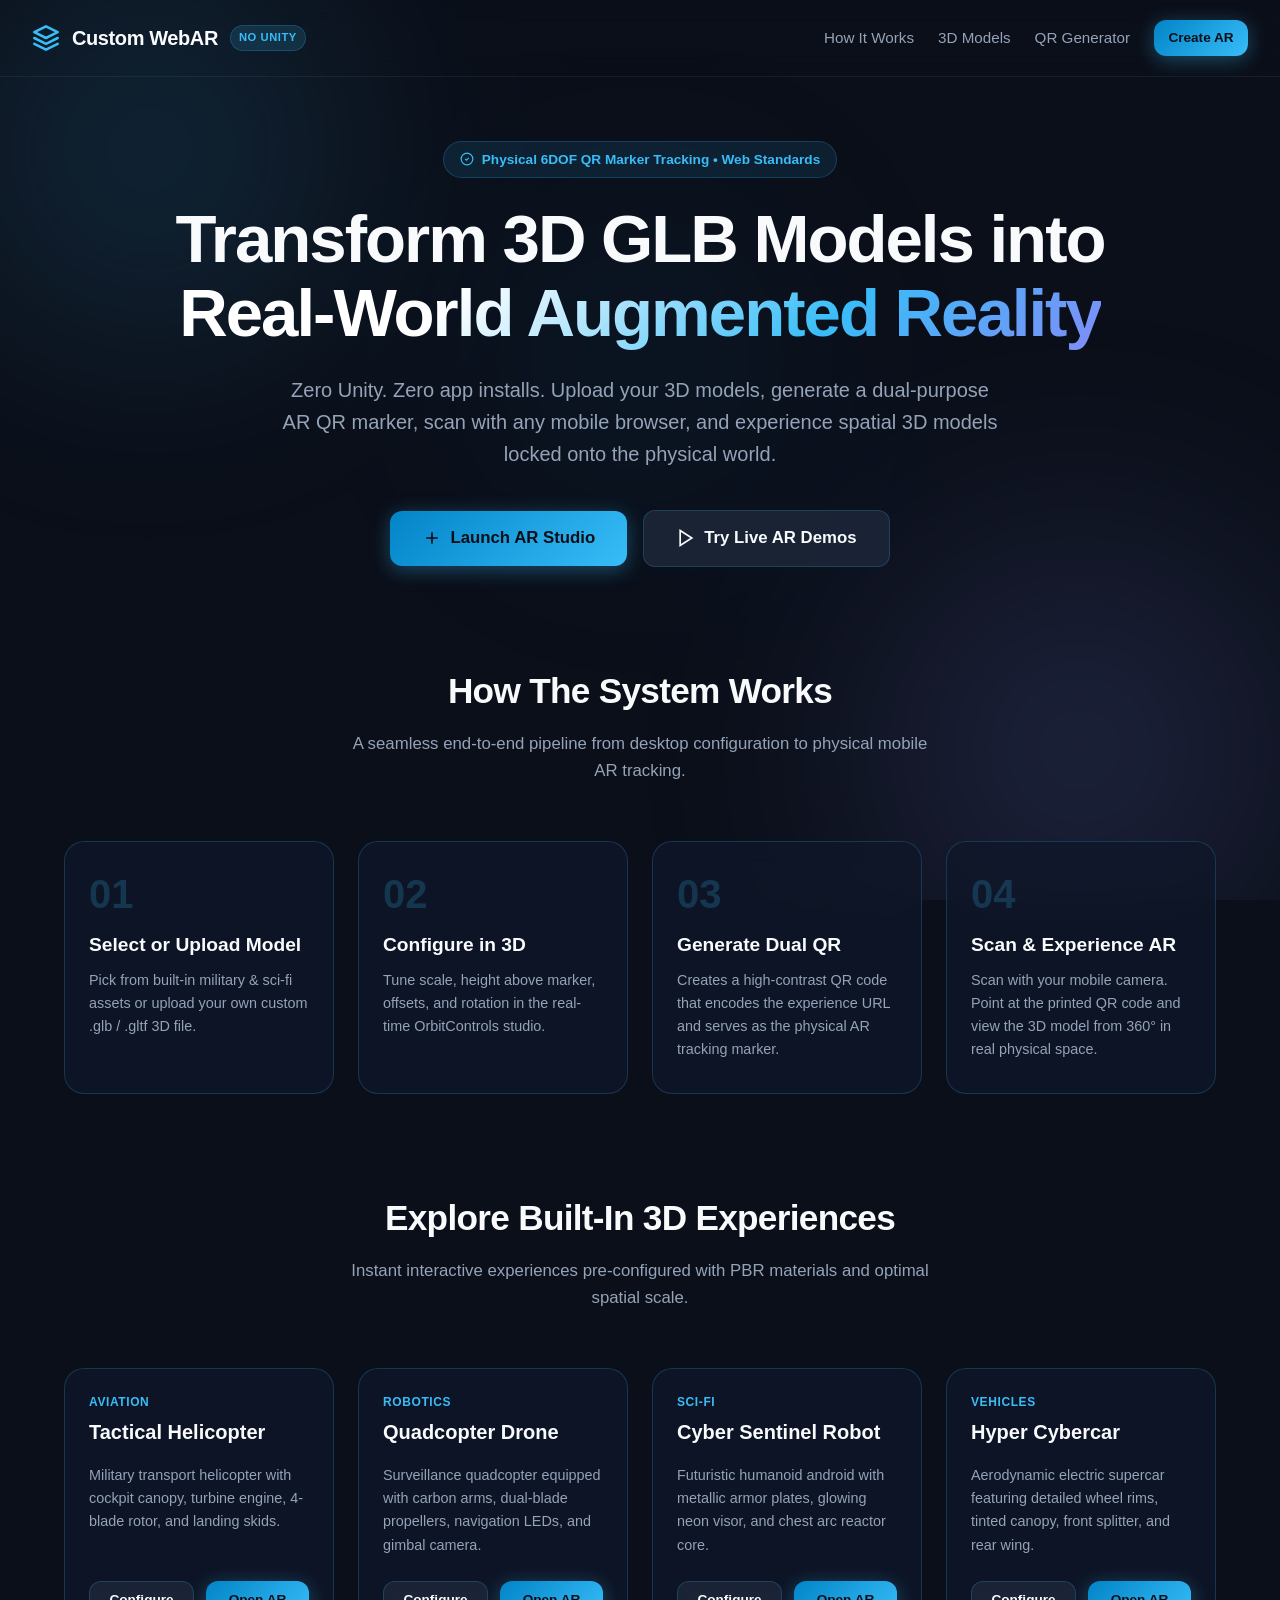
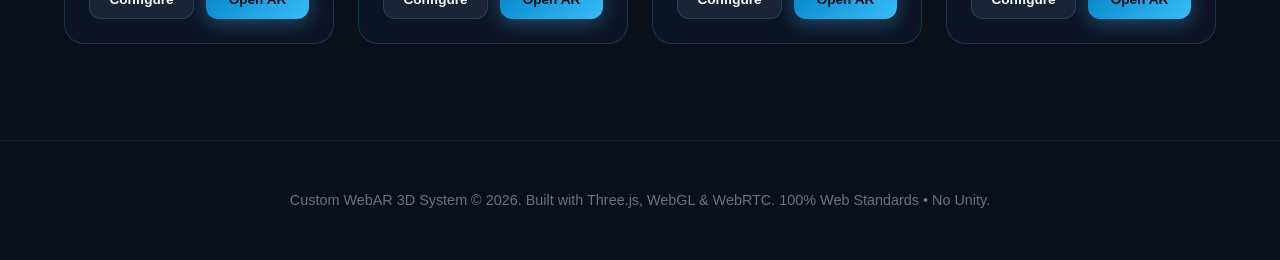
<file: index.html>
<!DOCTYPE html>
<html lang="en">
<head>
  <meta charset="UTF-8">
  <meta name="viewport" content="width=device-width, initial-scale=1.0">
  <title>Custom WebAR — 3D QR Augmented Reality (No Unity)</title>
  <meta name="description" content="Production-grade browser-based WebAR system. Spatial 3D GLB models anchored directly above physical QR code markers in real-time 6DOF.">
  <link rel="stylesheet" href="css/style.css">
  
  <script type="importmap">
  {
    "imports": {
      "three": "https://unpkg.com/three@0.160.0/build/three.module.js",
      "three/examples/jsm/": "https://unpkg.com/three@0.160.0/examples/jsm/"
    }
  }
  </script>
</head>
<body>
  <div class="ambient-bg">
    <div class="ambient-blob blob-1"></div>
    <div class="ambient-blob blob-2"></div>
    <div class="ambient-blob blob-3"></div>
  </div>

  <!-- Top Navigation -->
  <nav class="navbar">
    <a href="index.html" class="nav-brand">
      <svg width="28" height="28" viewBox="0 0 24 24" fill="none" stroke="#38bdf8" stroke-width="2.2" stroke-linecap="round" stroke-linejoin="round">
        <path d="M12 2L2 7l10 5 10-5-10-5zM2 17l10 5 10-5M2 12l10 5 10-5"></path>
      </svg>
      <span>Custom WebAR</span>
      <span class="brand-badge">No Unity</span>
    </a>
    <div class="nav-links">
      <a href="#how-it-works" class="nav-link">How It Works</a>
      <a href="#models" class="nav-link">3D Models</a>
      <a href="generator.html" class="nav-link">QR Generator</a>
      <a href="generator.html" class="btn btn-primary btn-sm">Create AR</a>
    </div>
  </nav>

  <!-- Hero Section -->
  <header class="hero">
    <div class="hero-tag">
      <svg width="14" height="14" viewBox="0 0 24 24" fill="none" stroke="currentColor" stroke-width="2"><circle cx="12" cy="12" r="10"></circle><path d="m9 12 2 2 4-4"></path></svg>
      Physical 6DOF QR Marker Tracking • Web Standards
    </div>
    <h1 class="hero-title">
      Transform 3D GLB Models into<br>
      <span class="text-gradient">Real-World Augmented Reality</span>
    </h1>
    <p class="hero-subtitle">
      Zero Unity. Zero app installs. Upload your 3D models, generate a dual-purpose AR QR marker, scan with any mobile browser, and experience spatial 3D models locked onto the physical world.
    </p>
    <div class="hero-actions">
      <a href="generator.html" class="btn btn-primary btn-lg">
        <svg width="20" height="20" viewBox="0 0 24 24" fill="none" stroke="currentColor" stroke-width="2"><path d="M12 5v14M5 12h14"></path></svg>
        Launch AR Studio
      </a>
      <a href="#models" class="btn btn-secondary btn-lg">
        <svg width="20" height="20" viewBox="0 0 24 24" fill="none" stroke="currentColor" stroke-width="2"><polygon points="5 3 19 12 5 21 5 3"></polygon></svg>
        Try Live AR Demos
      </a>
    </div>
  </header>

  <!-- Workflow Section -->
  <section id="how-it-works" class="section">
    <div class="section-header">
      <h2 class="section-title">How The System Works</h2>
      <p class="section-subtitle">A seamless end-to-end pipeline from desktop configuration to physical mobile AR tracking.</p>
    </div>
    <div class="steps-grid">
      <div class="step-card">
        <div class="step-num">01</div>
        <h3 class="step-title">Select or Upload Model</h3>
        <p class="step-desc">Pick from built-in military & sci-fi assets or upload your own custom .glb / .gltf 3D file.</p>
      </div>
      <div class="step-card">
        <div class="step-num">02</div>
        <h3 class="step-title">Configure in 3D</h3>
        <p class="step-desc">Tune scale, height above marker, offsets, and rotation in the real-time OrbitControls studio.</p>
      </div>
      <div class="step-card">
        <div class="step-num">03</div>
        <h3 class="step-title">Generate Dual QR</h3>
        <p class="step-desc">Creates a high-contrast QR code that encodes the experience URL and serves as the physical AR tracking marker.</p>
      </div>
      <div class="step-card">
        <div class="step-num">04</div>
        <h3 class="step-title">Scan & Experience AR</h3>
        <p class="step-desc">Scan with your mobile camera. Point at the printed QR code and view the 3D model from 360° in real physical space.</p>
      </div>
    </div>
  </section>

  <!-- Built-In Models Showcase -->
  <section id="models" class="section">
    <div class="section-header">
      <h2 class="section-title">Explore Built-In 3D Experiences</h2>
      <p class="section-subtitle">Instant interactive experiences pre-configured with PBR materials and optimal spatial scale.</p>
    </div>
    <div class="models-grid">
      <!-- Helicopter -->
      <div class="model-card">
        <div class="model-card-header">
          <div class="model-category">Aviation</div>
          <h3 class="model-title">Tactical Helicopter</h3>
        </div>
        <p class="model-desc">Military transport helicopter with cockpit canopy, turbine engine, 4-blade rotor, and landing skids.</p>
        <div class="model-card-actions">
          <a href="generator.html?id=helicopter" class="btn btn-secondary btn-sm" style="flex:1;">Configure</a>
          <button class="btn btn-primary btn-sm btn-launch-demo" data-model="helicopter" style="flex:1;">Open AR</button>
        </div>
      </div>

      <!-- Drone -->
      <div class="model-card">
        <div class="model-card-header">
          <div class="model-category">Robotics</div>
          <h3 class="model-title">Quadcopter Drone</h3>
        </div>
        <p class="model-desc">Surveillance quadcopter equipped with carbon arms, dual-blade propellers, navigation LEDs, and gimbal camera.</p>
        <div class="model-card-actions">
          <a href="generator.html?id=drone" class="btn btn-secondary btn-sm" style="flex:1;">Configure</a>
          <button class="btn btn-primary btn-sm btn-launch-demo" data-model="drone" style="flex:1;">Open AR</button>
        </div>
      </div>

      <!-- Robot -->
      <div class="model-card">
        <div class="model-card-header">
          <div class="model-category">Sci-Fi</div>
          <h3 class="model-title">Cyber Sentinel Robot</h3>
        </div>
        <p class="model-desc">Futuristic humanoid android with metallic armor plates, glowing neon visor, and chest arc reactor core.</p>
        <div class="model-card-actions">
          <a href="generator.html?id=robot" class="btn btn-secondary btn-sm" style="flex:1;">Configure</a>
          <button class="btn btn-primary btn-sm btn-launch-demo" data-model="robot" style="flex:1;">Open AR</button>
        </div>
      </div>

      <!-- Cybercar -->
      <div class="model-card">
        <div class="model-card-header">
          <div class="model-category">Vehicles</div>
          <h3 class="model-title">Hyper Cybercar</h3>
        </div>
        <p class="model-desc">Aerodynamic electric supercar featuring detailed wheel rims, tinted canopy, front splitter, and rear wing.</p>
        <div class="model-card-actions">
          <a href="generator.html?id=car" class="btn btn-secondary btn-sm" style="flex:1;">Configure</a>
          <button class="btn btn-primary btn-sm btn-launch-demo" data-model="car" style="flex:1;">Open AR</button>
        </div>
      </div>
    </div>
  </section>

  <!-- Footer -->
  <footer class="footer">
    <p>Custom WebAR 3D System &copy; 2026. Built with Three.js, WebGL &amp; WebRTC. 100% Web Standards • No Unity.</p>
  </footer>

  <script type="module" src="js/main.js"></script>
</body>
</html>
</file>
<file: css/style.css>
/* Global Theme & Reset */
:root {
  --bg-dark: #0b0f19;
  --bg-card: rgba(15, 23, 42, 0.75);
  --bg-card-hover: rgba(30, 41, 59, 0.85);
  --border-glass: rgba(56, 189, 248, 0.2);
  --border-glass-hover: rgba(56, 189, 248, 0.45);
  
  --primary: #38bdf8;
  --primary-glow: rgba(56, 189, 248, 0.35);
  --accent: #818cf8;
  --accent-glow: rgba(129, 140, 248, 0.35);
  
  --success: #34d399;
  --warning: #fbbf24;
  --danger: #f87171;
  
  --text-main: #f8fafc;
  --text-muted: #94a3b8;
  --text-dim: #64748b;
  
  --radius-sm: 8px;
  --radius-md: 12px;
  --radius-lg: 20px;
  --radius-full: 9999px;
  
  --font-sans: -apple-system, BlinkMacSystemFont, "Segoe UI", Roboto, Oxygen, Ubuntu, Cantarell, "Open Sans", "Helvetica Neue", sans-serif;
  --font-mono: ui-monospace, SFMono-Regular, Menlo, Monaco, Consolas, "Liberation Mono", monospace;
}

* {
  box-sizing: border-box;
  margin: 0;
  padding: 0;
}

body {
  font-family: var(--font-sans);
  background-color: var(--bg-dark);
  color: var(--text-main);
  line-height: 1.6;
  min-height: 100vh;
  overflow-x: hidden;
  -webkit-font-smoothing: antialiased;
}

/* Background Glowing Mesh Gradients */
.ambient-bg {
  position: fixed;
  top: 0;
  left: 0;
  width: 100vw;
  height: 100vh;
  z-index: -1;
  overflow: hidden;
  pointer-events: none;
}

.ambient-blob {
  position: absolute;
  border-radius: 50%;
  filter: blur(120px);
  opacity: 0.25;
}

.blob-1 {
  width: 500px;
  height: 500px;
  top: -100px;
  left: -100px;
  background: radial-gradient(circle, var(--primary) 0%, transparent 70%);
}

.blob-2 {
  width: 600px;
  height: 600px;
  bottom: -150px;
  right: -100px;
  background: radial-gradient(circle, var(--accent) 0%, transparent 70%);
}

.blob-3 {
  width: 400px;
  height: 400px;
  top: 40%;
  left: 50%;
  transform: translate(-50%, -50%);
  background: radial-gradient(circle, #0284c7 0%, transparent 70%);
  opacity: 0.15;
}

/* Navbar */
.navbar {
  display: flex;
  align-items: center;
  justify-content: space-between;
  padding: 1.25rem 2rem;
  max-width: 1280px;
  margin: 0 auto;
  border-bottom: 1px solid rgba(255, 255, 255, 0.06);
  backdrop-filter: blur(12px);
  position: sticky;
  top: 0;
  z-index: 50;
}

.nav-brand {
  display: flex;
  align-items: center;
  gap: 0.75rem;
  text-decoration: none;
  color: var(--text-main);
  font-weight: 700;
  font-size: 1.25rem;
  letter-spacing: -0.02em;
}

.brand-badge {
  font-size: 0.7rem;
  padding: 0.2rem 0.5rem;
  background: rgba(56, 189, 248, 0.15);
  border: 1px solid var(--border-glass);
  color: var(--primary);
  border-radius: var(--radius-full);
  font-weight: 600;
  letter-spacing: 0.05em;
  text-transform: uppercase;
}

.nav-links {
  display: flex;
  align-items: center;
  gap: 1.5rem;
}

.nav-link {
  color: var(--text-muted);
  text-decoration: none;
  font-size: 0.95rem;
  font-weight: 500;
  transition: color 0.2s ease;
}

.nav-link:hover {
  color: var(--primary);
}

/* Buttons */
.btn {
  display: inline-flex;
  align-items: center;
  justify-content: center;
  gap: 0.5rem;
  padding: 0.75rem 1.5rem;
  font-size: 0.95rem;
  font-weight: 600;
  border-radius: var(--radius-md);
  text-decoration: none;
  cursor: pointer;
  transition: all 0.25s cubic-bezier(0.16, 1, 0.3, 1);
  border: none;
}

.btn-primary {
  background: linear-gradient(135deg, #0284c7 0%, #38bdf8 100%);
  color: #0b0f19;
  box-shadow: 0 4px 20px var(--primary-glow);
}

.btn-primary:hover {
  transform: translateY(-2px);
  box-shadow: 0 6px 28px rgba(56, 189, 248, 0.5);
}

.btn-secondary {
  background: rgba(30, 41, 59, 0.8);
  color: var(--text-main);
  border: 1px solid var(--border-glass);
  backdrop-filter: blur(8px);
}

.btn-secondary:hover {
  background: rgba(51, 65, 85, 0.9);
  border-color: var(--border-glass-hover);
  transform: translateY(-2px);
}

.btn-sm {
  padding: 0.45rem 0.9rem;
  font-size: 0.85rem;
}

.btn-lg {
  padding: 0.9rem 2rem;
  font-size: 1.05rem;
}

/* Hero Section */
.hero {
  max-width: 1200px;
  margin: 4rem auto 5rem;
  padding: 0 1.5rem;
  text-align: center;
}

.hero-tag {
  display: inline-flex;
  align-items: center;
  gap: 0.5rem;
  padding: 0.4rem 1rem;
  background: rgba(56, 189, 248, 0.1);
  border: 1px solid var(--border-glass);
  border-radius: var(--radius-full);
  color: var(--primary);
  font-size: 0.85rem;
  font-weight: 600;
  margin-bottom: 1.5rem;
}

.hero-title {
  font-size: clamp(2.5rem, 6vw, 4.2rem);
  font-weight: 800;
  line-height: 1.1;
  letter-spacing: -0.03em;
  margin-bottom: 1.5rem;
}

.text-gradient {
  background: linear-gradient(135deg, #ffffff 30%, #38bdf8 70%, #818cf8 100%);
  -webkit-background-clip: text;
  -webkit-text-fill-color: transparent;
}

.hero-subtitle {
  font-size: clamp(1.05rem, 2vw, 1.25rem);
  color: var(--text-muted);
  max-width: 720px;
  margin: 0 auto 2.5rem;
}

.hero-actions {
  display: flex;
  align-items: center;
  justify-content: center;
  gap: 1rem;
  flex-wrap: wrap;
  margin-bottom: 3.5rem;
}

/* Feature Steps */
.section {
  max-width: 1200px;
  margin: 6rem auto;
  padding: 0 1.5rem;
}

.section-header {
  text-align: center;
  margin-bottom: 3.5rem;
}

.section-title {
  font-size: 2.2rem;
  font-weight: 700;
  letter-spacing: -0.02em;
  margin-bottom: 0.75rem;
}

.section-subtitle {
  color: var(--text-muted);
  font-size: 1.05rem;
  max-width: 600px;
  margin: 0 auto;
}

.steps-grid {
  display: grid;
  grid-template-columns: repeat(auto-fit, minmax(220px, 1fr));
  gap: 1.5rem;
}

.step-card {
  background: var(--bg-card);
  border: 1px solid var(--border-glass);
  border-radius: var(--radius-lg);
  padding: 2rem 1.5rem;
  backdrop-filter: blur(12px);
  position: relative;
  transition: all 0.3s ease;
}

.step-card:hover {
  transform: translateY(-4px);
  border-color: var(--border-glass-hover);
  background: var(--bg-card-hover);
}

.step-num {
  font-size: 2.5rem;
  font-weight: 800;
  color: rgba(56, 189, 248, 0.2);
  line-height: 1;
  margin-bottom: 1rem;
}

.step-title {
  font-size: 1.2rem;
  font-weight: 600;
  margin-bottom: 0.5rem;
  color: var(--text-main);
}

.step-desc {
  color: var(--text-muted);
  font-size: 0.9rem;
}

/* 3D Model Catalog Grid */
.models-grid {
  display: grid;
  grid-template-columns: repeat(auto-fit, minmax(260px, 1fr));
  gap: 1.5rem;
}

.model-card {
  background: var(--bg-card);
  border: 1px solid var(--border-glass);
  border-radius: var(--radius-lg);
  padding: 1.5rem;
  backdrop-filter: blur(12px);
  display: flex;
  flex-direction: column;
  justify-content: space-between;
  transition: all 0.3s ease;
}

.model-card:hover {
  transform: translateY(-4px);
  border-color: var(--border-glass-hover);
}

.model-card-header {
  margin-bottom: 1rem;
}

.model-category {
  font-size: 0.75rem;
  text-transform: uppercase;
  color: var(--primary);
  font-weight: 700;
  letter-spacing: 0.05em;
  margin-bottom: 0.25rem;
}

.model-title {
  font-size: 1.25rem;
  font-weight: 700;
  color: var(--text-main);
}

.model-desc {
  color: var(--text-muted);
  font-size: 0.9rem;
  margin-bottom: 1.5rem;
  flex-grow: 1;
}

.model-card-actions {
  display: flex;
  gap: 0.75rem;
}

/* Footer */
.footer {
  border-top: 1px solid rgba(255, 255, 255, 0.06);
  padding: 3rem 1.5rem;
  text-align: center;
  color: var(--text-dim);
  font-size: 0.9rem;
}

@media (max-width: 768px) {
  .navbar {
    padding: 1rem;
  }
  .nav-links {
    display: none;
  }
}
</file>
